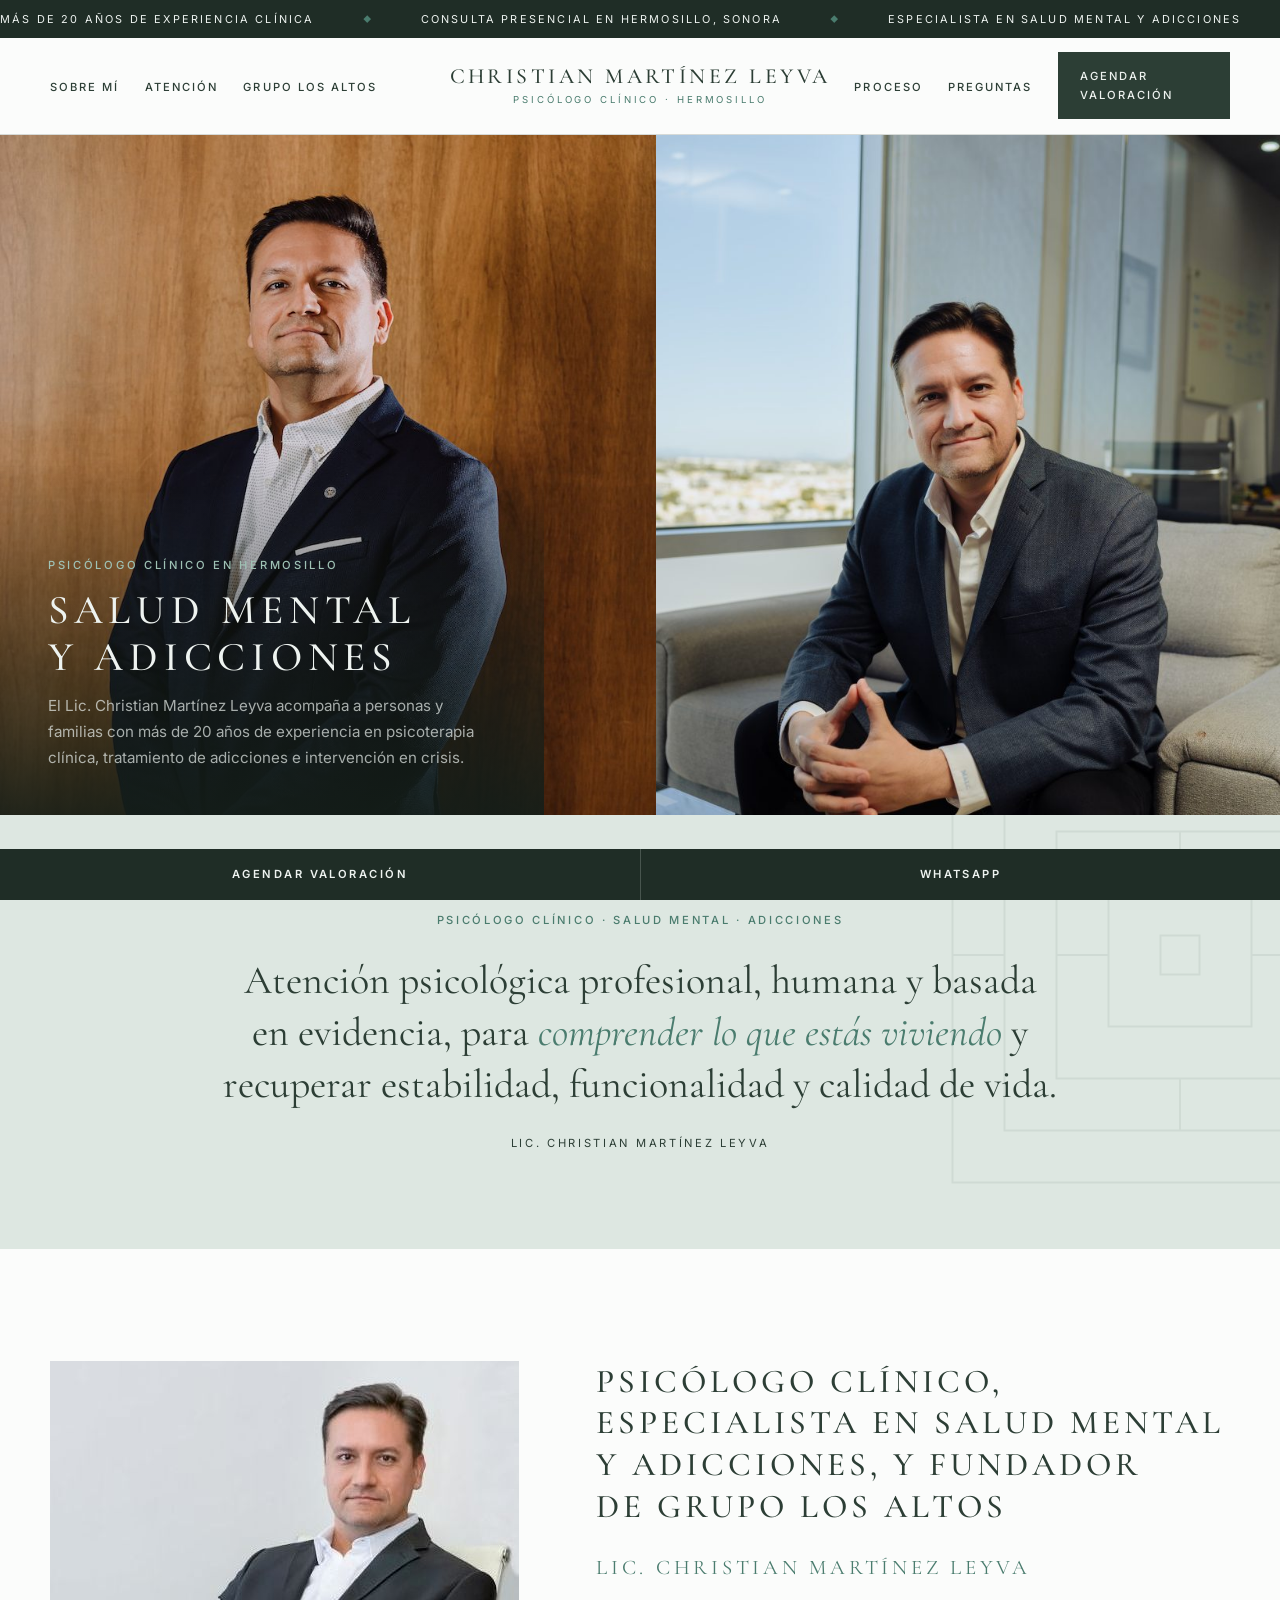
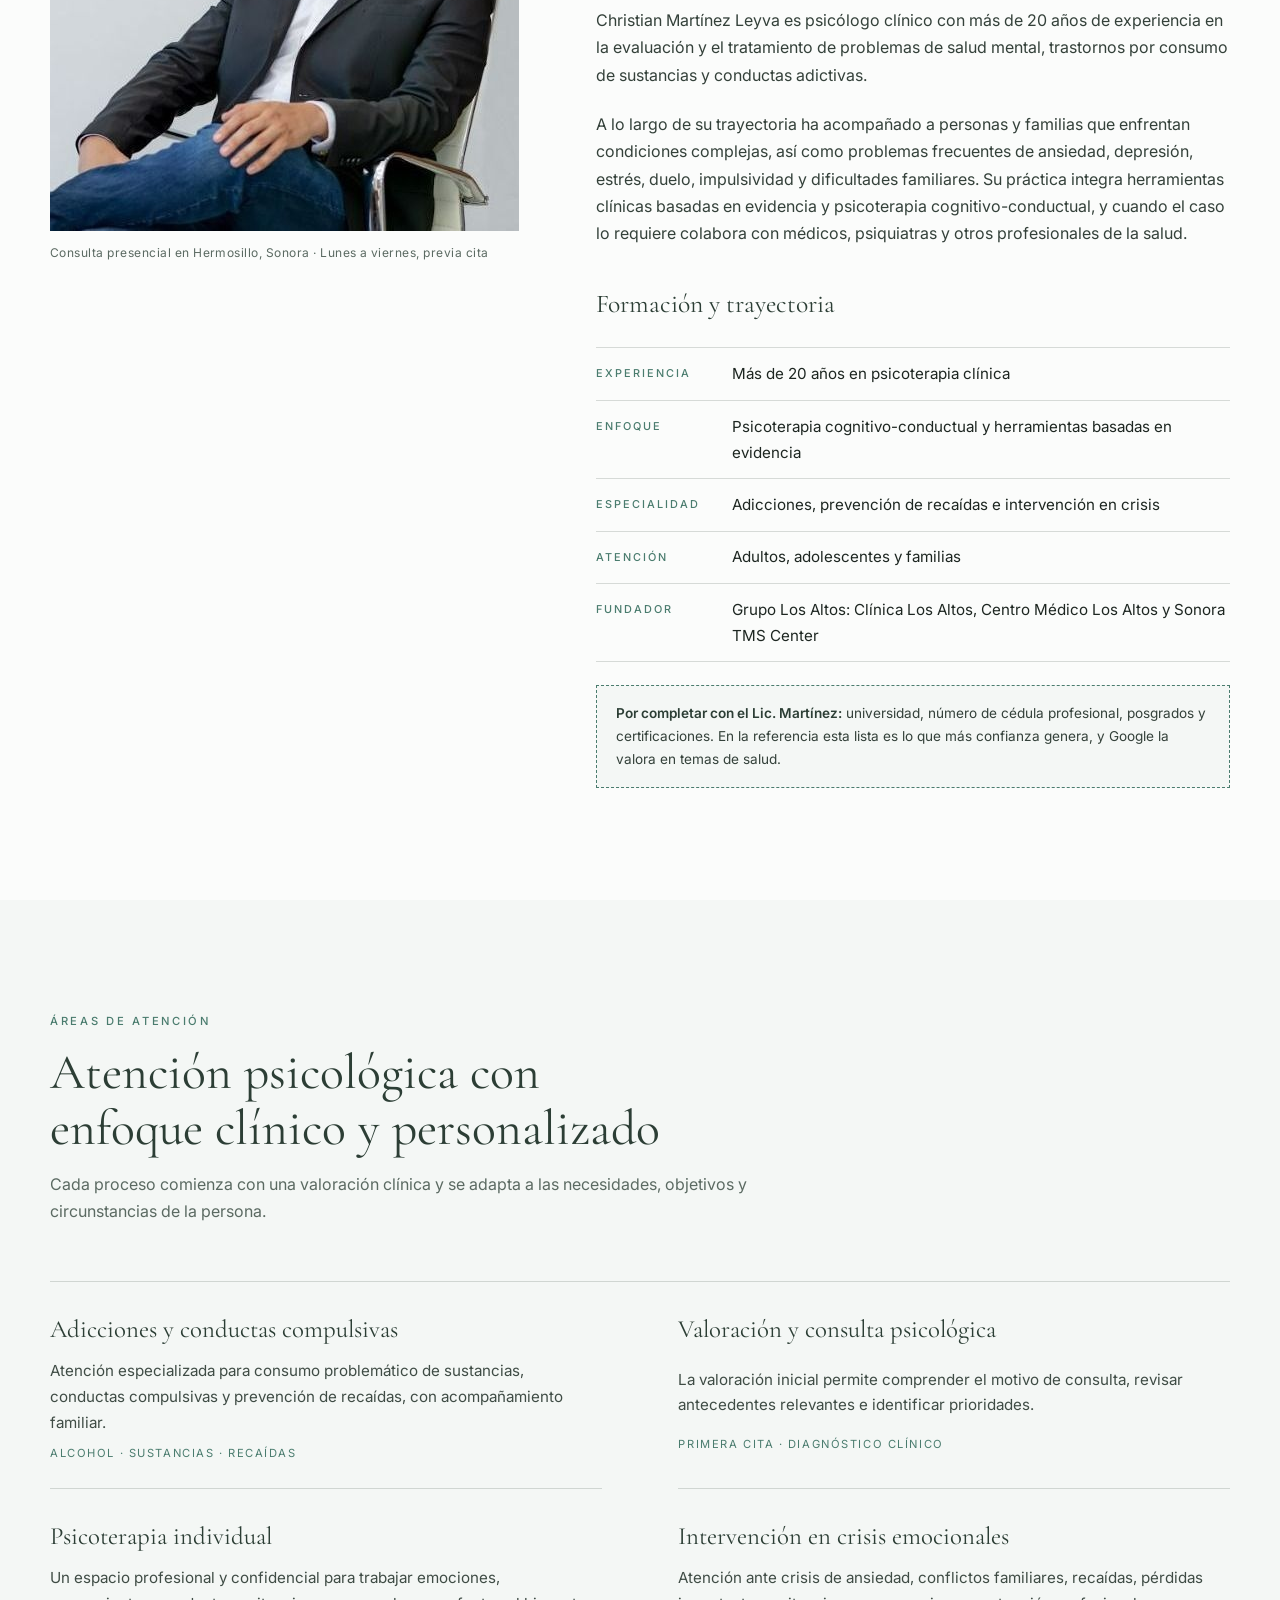
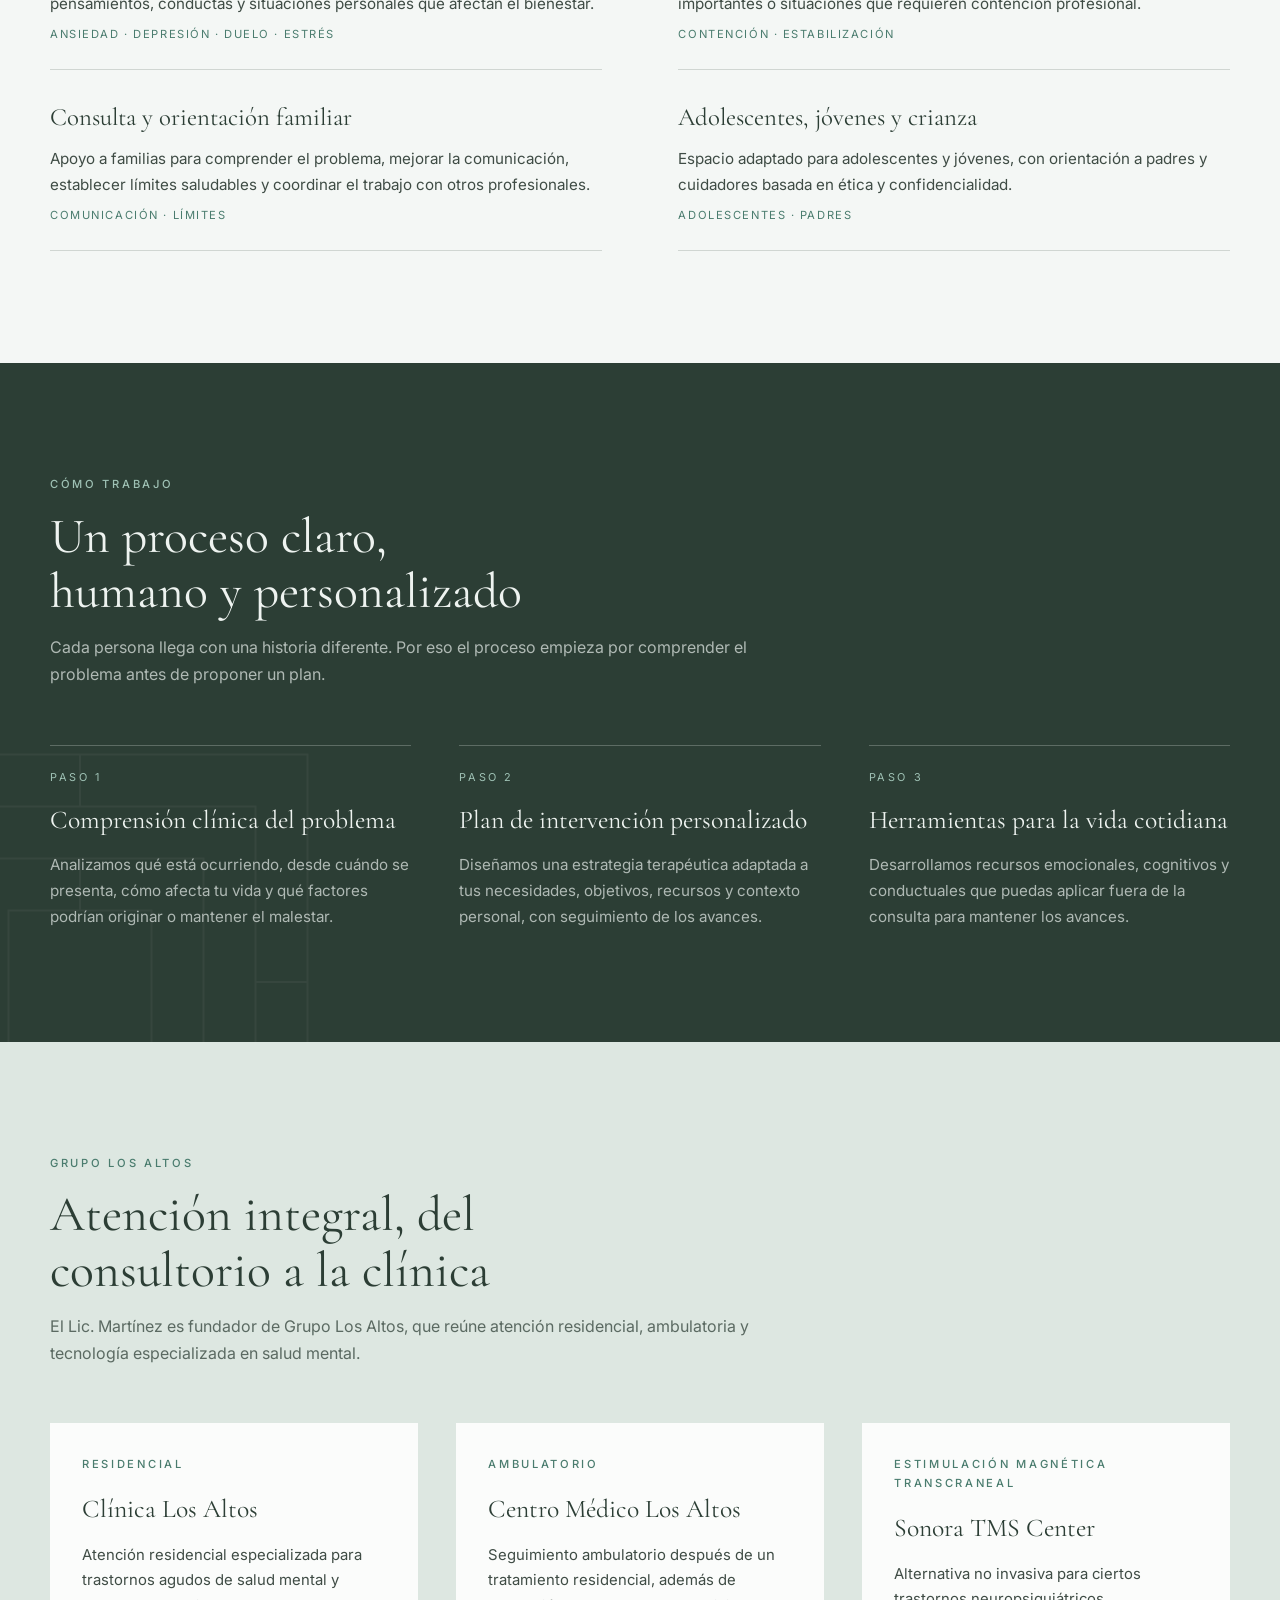
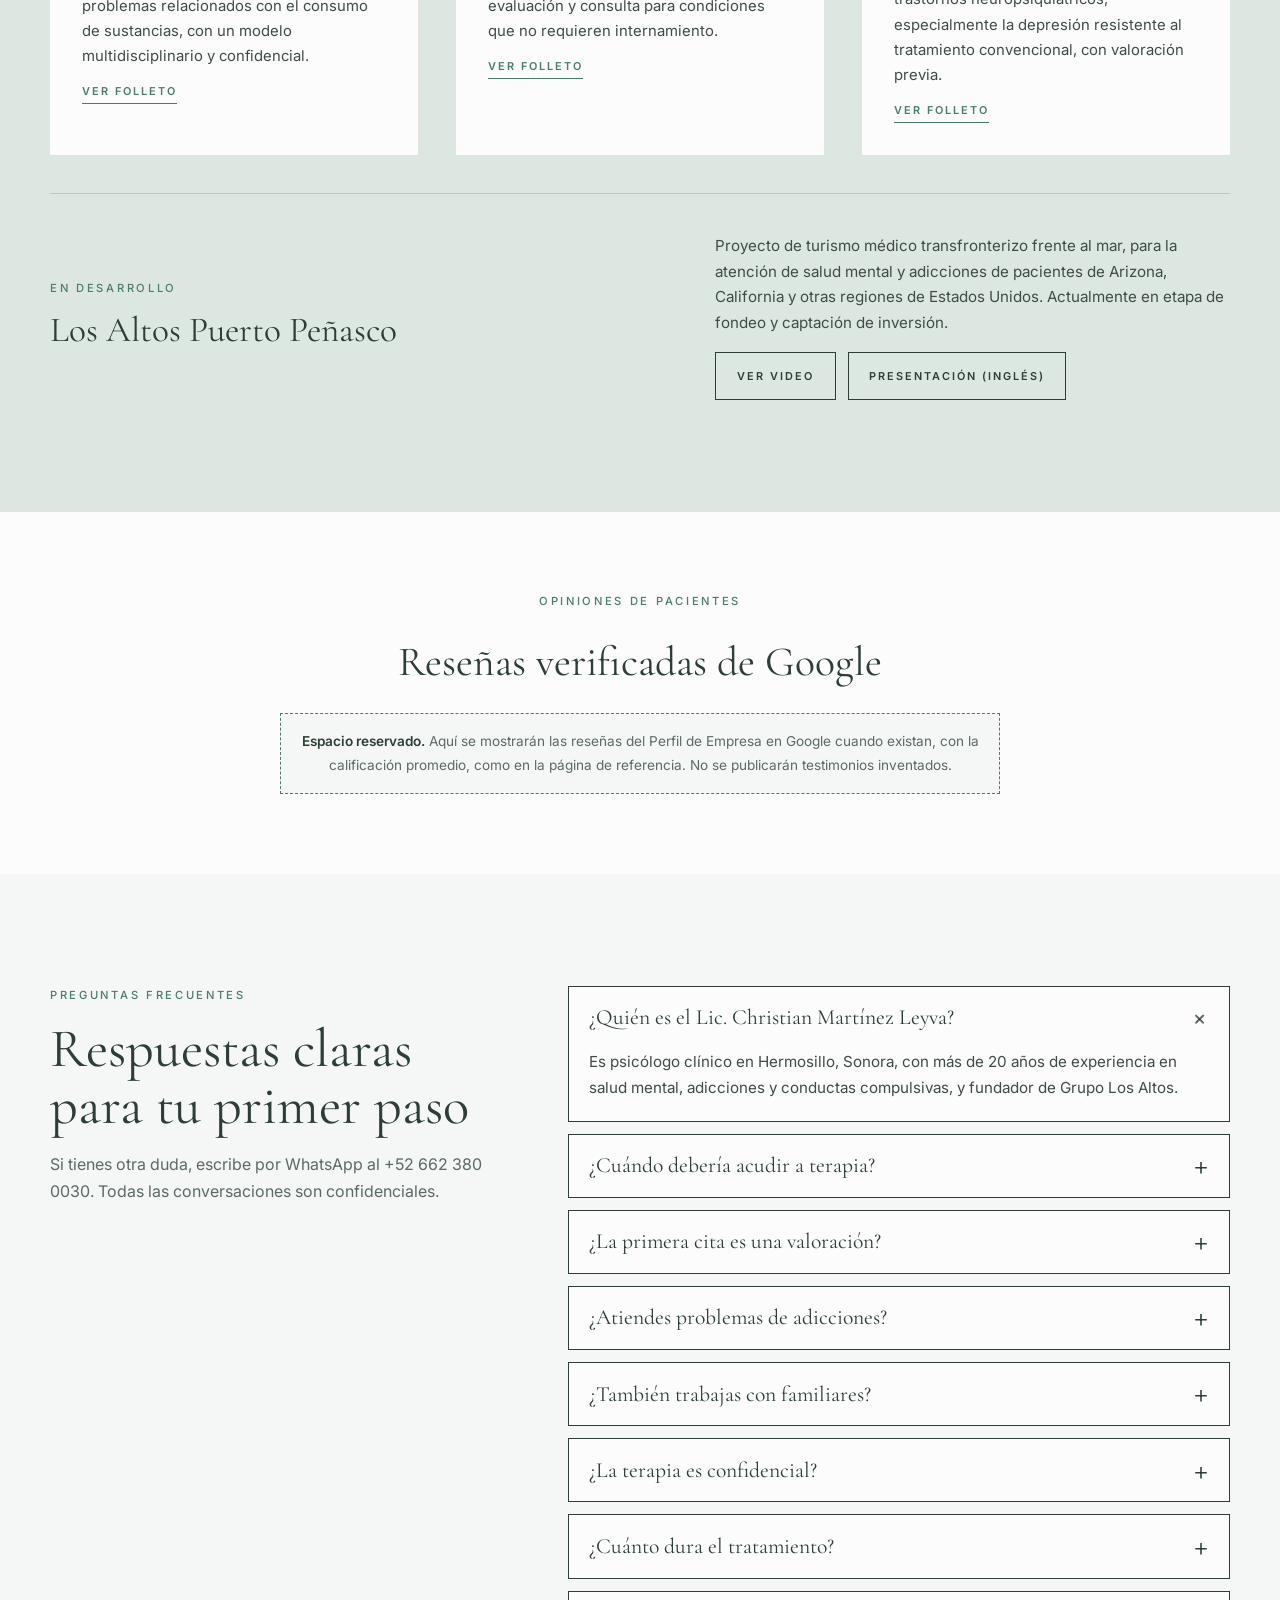
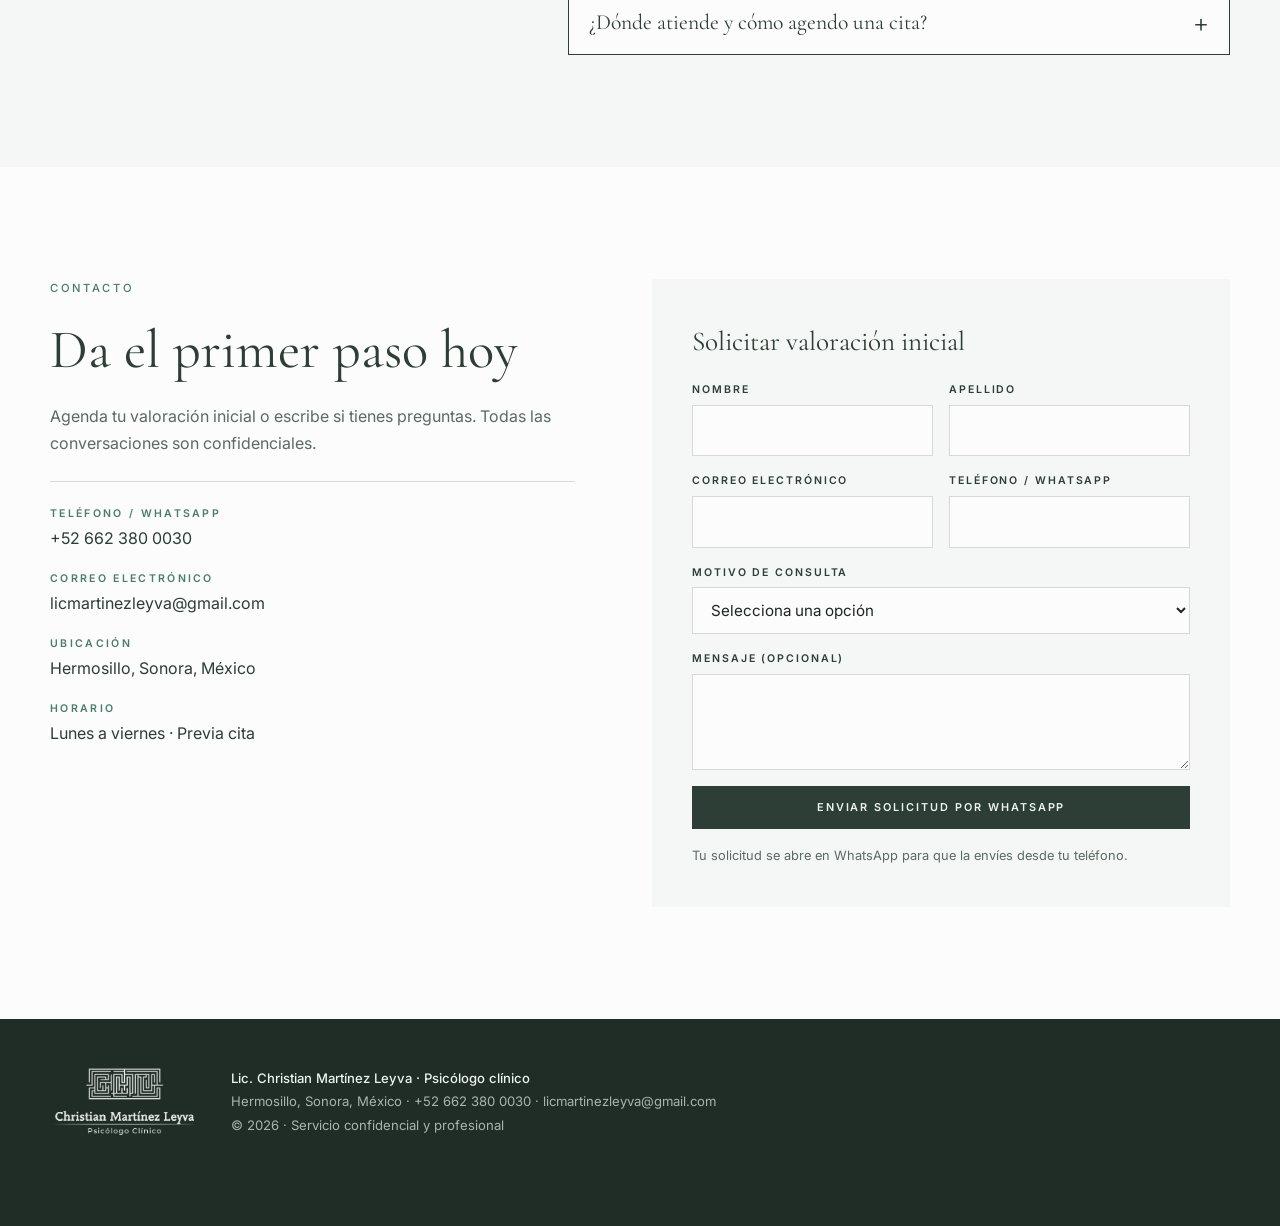
<file: index.html>
<!doctype html>
<html lang="es">
<head>
<meta charset="utf-8">
<meta name="viewport" content="width=device-width, initial-scale=1, viewport-fit=cover">
<meta name="robots" content="noindex, nofollow">
<link rel="canonical" href="https://psicologochristianmartinez.com/">
<style>body{margin:0}img{max-width:100%}[hidden]{display:none!important}</style>
<title>Christian Martínez Leyva – Rediseño</title>
<meta name="description" content="Psicólogo clínico en Hermosillo, Sonora, con más de 20 años de experiencia en adicciones, ansiedad, depresión, duelo, crisis emocionales y orientación familiar. Lic. Christian Martínez Leyva.">
<link rel="preconnect" href="https://fonts.googleapis.com">
<link rel="preconnect" href="https://fonts.gstatic.com" crossorigin>
<link rel="stylesheet" href="https://fonts.googleapis.com/css2?family=Cormorant+Garamond:ital,wght@0,300;0,400;0,500;0,600;1,300;1,400&family=Inter:wght@300;400;500;600&display=swap">

<script type="application/ld+json">
{
  "@context": "https://schema.org",
  "@graph": [
    {"@type": "Person", "@id": "https://psicologochristianmartinez.com/#persona", "name": "Christian Martínez Leyva", "honorificPrefix": "Lic.",
     "alternateName": ["Lic. Christian Martínez Leyva", "Christian Martinez Leyva", "Cristian Martínez Leyva", "Christian Leyva", "Psicólogo Christian Martínez"],
     "jobTitle": "Psicólogo clínico", "telephone": "+52 662 380 0030", "email": "licmartinezleyva@gmail.com",
     "address": {"@type": "PostalAddress", "addressLocality": "Hermosillo", "addressRegion": "Sonora", "addressCountry": "MX"}},
    {"@type": "Psychologist", "@id": "https://psicologochristianmartinez.com/#consultorio", "name": "Christian Martínez Leyva – Psicólogo Clínico en Hermosillo",
     "url": "https://psicologochristianmartinez.com/", "telephone": "+52 662 380 0030", "founder": {"@id": "https://psicologochristianmartinez.com/#persona"},
     "address": {"@type": "PostalAddress", "addressLocality": "Hermosillo", "addressRegion": "Sonora", "addressCountry": "MX"}}
  ]
}
</script>

<style>
/* Layout: editorial de consultorio — menú partido con el nombre al centro, portada a todo lo ancho,
   bandas de color alternadas (arena, salvia, pino) y el laberinto del logotipo como único motivo gráfico. */
:root {
  --pine: #2C3E35;        /* verde pino de la marca: texto principal y banda oscura */
  --pine-deep: #1f2d26;   /* barra superior y pie */
  --sage: #4a7c6e;        /* acento de la marca */
  --sage-band: #dde7e1;   /* banda clara, equivalente a la banda rosa de la referencia */
  --sand: #f4f7f5;        /* fondo de la marca */
  --paper: #fbfcfb;
  --ink: #1d2621;
  --muted: #5b6a62;
  --rule: rgba(44, 62, 53, 0.18);
  --on-dark: #eef3f0;
  --on-dark-muted: rgba(238, 243, 240, 0.68);

  --display: "Cormorant Garamond", Georgia, "Times New Roman", serif;
  --body: Inter, system-ui, -apple-system, "Segoe UI", sans-serif;

  --gutter: max(16px, env(safe-area-inset-left, 0px));
  --gutter-r: max(16px, env(safe-area-inset-right, 0px));
  --wrap: 1180px;
  color-scheme: light;
}

* { box-sizing: border-box; }
html { scroll-behavior: smooth; }
body {
  margin: 0;
  background: var(--paper);
  color: var(--ink);
  font-family: var(--body);
  font-size: 16px;
  line-height: 1.7;
  -webkit-font-smoothing: antialiased;
}
body::before {
  content: ""; position: fixed; inset: 0 0 auto;
  height: env(safe-area-inset-top, 0px); z-index: 60; background: var(--pine-deep);
}
img { max-width: 100%; display: block; }
a { color: inherit; }
h1, h2, h3 { font-family: var(--display); font-weight: 400; text-wrap: balance; margin: 0; }
p { margin: 0; }
:focus-visible { outline: 2px solid var(--sage); outline-offset: 3px; }

.band { padding-left: var(--gutter); padding-right: var(--gutter-r); }
.inner { max-width: var(--wrap); margin: 0 auto; }
.label {
  font-family: var(--body); font-size: 0.7rem; font-weight: 500;
  letter-spacing: 0.24em; text-transform: uppercase; color: var(--sage);
}

/* ---------- Barra de anuncios ---------- */
.ticker {
  background: var(--pine-deep); color: var(--on-dark);
  font-size: 0.68rem; letter-spacing: 0.2em; text-transform: uppercase;
  overflow: hidden; white-space: nowrap;
}
.ticker-track { display: inline-flex; gap: 3rem; padding-block: 0.6rem; animation: ticker 38s linear infinite; }
.ticker-track span::after { content: "◆"; margin-left: 3rem; font-size: 0.5rem; vertical-align: middle; color: var(--sage); }
@keyframes ticker { to { transform: translateX(-50%); } }

/* ---------- Menú ---------- */
.nav {
  position: sticky; top: env(safe-area-inset-top, 0px); z-index: 50;
  background: rgba(251, 252, 251, 0.96); backdrop-filter: blur(8px);
  border-bottom: 1px solid var(--rule);
}
.nav .inner {
  display: grid; grid-template-columns: 1fr auto 1fr; align-items: center;
  gap: 1.5rem; padding-block: 0.9rem;
}
.nav ul { list-style: none; margin: 0; padding: 0; display: flex; gap: 1.6rem; }
.nav ul.right { justify-content: flex-end; align-items: center; }
.nav ul a {
  text-decoration: none; font-size: 0.7rem; font-weight: 500;
  letter-spacing: 0.18em; text-transform: uppercase; color: var(--pine);
}
.nav ul a:hover { color: var(--sage); }
.wordmark { text-decoration: none; text-align: center; color: var(--pine); line-height: 1.1; }
.wordmark strong {
  display: block; font-family: var(--display); font-weight: 500;
  font-size: 1.35rem; letter-spacing: 0.16em; text-transform: uppercase;
}
.wordmark small { font-size: 0.6rem; letter-spacing: 0.3em; text-transform: uppercase; color: var(--sage); }
.btn {
  display: inline-flex; align-items: center; justify-content: center; gap: 0.5rem;
  background: var(--pine); color: var(--on-dark) !important; text-decoration: none;
  font-family: var(--body); font-size: 0.68rem; font-weight: 600; letter-spacing: 0.18em; text-transform: uppercase;
  padding: 0.85rem 1.3rem; border: 1px solid var(--pine); cursor: pointer; transition: background .2s;
}
.btn:hover { background: var(--sage); border-color: var(--sage); }
.btn.ghost { background: transparent; color: var(--pine) !important; }
.btn.ghost:hover { background: var(--pine); color: var(--on-dark) !important; }
.menu-btn { display: none; background: none; border: 0; padding: 0.4rem; cursor: pointer; color: var(--pine); justify-self: end; }
.menu-btn svg { width: 26px; height: 26px; }
.nav .mobile-menu { display: none; }

/* ---------- Portada ---------- */
.hero { display: grid; grid-template-columns: 1.05fr 1fr; background: var(--pine); }
.hero figure { margin: 0; position: relative; height: clamp(440px, 62vw, 680px); overflow: hidden; }
.hero img { width: 100%; height: 100%; object-fit: cover; }
.hero .left img { object-position: 50% 18%; }
.hero .right img { object-position: 50% 30%; }
.hero figcaption {
  position: absolute; inset: auto 0 0 0;
  padding: 6rem clamp(1.25rem, 4vw, 3rem) clamp(1.5rem, 4vw, 2.75rem);
  background: linear-gradient(to top, rgba(20, 30, 25, 0.9), rgba(20, 30, 25, 0));
  color: var(--on-dark); display: grid; gap: 0.75rem; max-width: 34rem;
}
.hero h1 {
  font-size: clamp(1.7rem, 3.2vw, 2.6rem); letter-spacing: 0.14em; text-transform: uppercase; font-weight: 500; line-height: 1.15;
}
.hero figcaption p { font-size: 0.95rem; color: var(--on-dark-muted); max-width: 30rem; }

/* ---------- Declaración ---------- */
.statement { background: var(--sage-band); text-align: center; padding-block: clamp(3.5rem, 8vw, 6rem); position: relative; overflow: hidden; }
.statement .inner { max-width: 860px; display: grid; gap: 1.5rem; justify-items: center; position: relative; }
.statement blockquote {
  margin: 0; font-family: var(--display); font-weight: 400;
  font-size: clamp(1.6rem, 3.4vw, 2.5rem); line-height: 1.3; color: var(--pine); text-wrap: balance;
}
.statement blockquote em { font-style: italic; color: var(--sage); }
.statement cite { font-style: normal; font-size: 0.7rem; letter-spacing: 0.24em; text-transform: uppercase; color: var(--pine); }
.maze { position: absolute; width: 520px; max-width: none; opacity: 0.07; pointer-events: none; }
.statement .maze { right: -160px; top: -120px; }

/* ---------- Perfil ---------- */
.profile { padding-block: clamp(4rem, 9vw, 7rem); }
.profile .inner { display: grid; grid-template-columns: minmax(0, 1fr) minmax(0, 1.35fr); gap: clamp(2rem, 6vw, 5rem); align-items: start; }
.profile figure { margin: 0; position: sticky; top: 6.5rem; }
.profile figure img { width: 100%; aspect-ratio: 1; object-fit: cover; }
.profile figcaption { font-size: 0.75rem; color: var(--muted); margin-top: 0.75rem; letter-spacing: 0.04em; }
.profile .text { display: grid; gap: 1.4rem; max-width: 40rem; min-width: 0; }
.profile h2 { font-size: clamp(1.5rem, 2.6vw, 2.1rem); letter-spacing: 0.12em; text-transform: uppercase; font-weight: 500; color: var(--pine); line-height: 1.25; }
.profile .name { font-family: var(--display); font-size: 1.3rem; letter-spacing: 0.18em; text-transform: uppercase; color: var(--sage); }
.profile p { color: #34413a; }
.profile h3 { font-size: 1.6rem; color: var(--pine); margin-top: 0.75rem; }
.creds { list-style: none; margin: 0; padding: 0; border-top: 1px solid var(--rule); }
.creds li { padding: 0.8rem 0; border-bottom: 1px solid var(--rule); display: grid; grid-template-columns: 7.5rem 1fr; gap: 1rem; font-size: 0.95rem; }
.creds li b { font-weight: 500; font-size: 0.68rem; letter-spacing: 0.18em; text-transform: uppercase; color: var(--sage); padding-top: 0.2rem; }
.pending {
  border: 1px dashed var(--sage); background: var(--sand); padding: 1rem 1.2rem; font-size: 0.85rem; color: var(--muted);
}
.pending strong { color: var(--pine); font-weight: 600; }

/* ---------- Áreas de atención ---------- */
.areas { background: var(--sand); padding-block: clamp(4rem, 9vw, 7rem); }
.section-head { display: grid; gap: 0.9rem; max-width: 46rem; margin-bottom: clamp(2.5rem, 5vw, 3.5rem); }
.section-head h2 { font-size: clamp(2rem, 4vw, 3.1rem); color: var(--pine); line-height: 1.12; }
.section-head p { color: var(--muted); }
.area-list { display: grid; grid-template-columns: repeat(2, minmax(0, 1fr)); column-gap: clamp(2rem, 6vw, 5rem); border-top: 1px solid var(--rule); }
.area { padding: 1.6rem 0; border-bottom: 1px solid var(--rule); display: grid; gap: 0.5rem; }
.area h3 { font-size: 1.55rem; color: var(--pine); }
.area p { color: #3f4c45; font-size: 0.95rem; }
.area .tags { font-size: 0.7rem; letter-spacing: 0.14em; text-transform: uppercase; color: var(--sage); }

/* ---------- Proceso (banda oscura) ---------- */
.process { background: var(--pine); color: var(--on-dark); padding-block: clamp(4rem, 9vw, 7rem); position: relative; overflow: hidden; }
.process .label { color: #9fc2b5; }
.process .section-head h2 { color: var(--on-dark); }
.process .section-head p { color: var(--on-dark-muted); }
.steps { display: grid; grid-template-columns: repeat(3, minmax(0, 1fr)); gap: clamp(1.5rem, 4vw, 3rem); counter-reset: step; }
.step { border-top: 1px solid rgba(238, 243, 240, 0.25); padding-top: 1.4rem; display: grid; gap: 0.7rem; align-content: start; }
.step::before {
  counter-increment: step; content: "Paso " counter(step);
  font-size: 0.68rem; letter-spacing: 0.24em; text-transform: uppercase; color: #9fc2b5;
}
.step h3 { font-size: 1.6rem; }
.step p { color: var(--on-dark-muted); font-size: 0.95rem; }
.process .maze { left: -180px; bottom: -200px; opacity: 0.06; filter: invert(1); }

/* ---------- Grupo Los Altos ---------- */
.group { background: var(--sage-band); padding-block: clamp(4rem, 9vw, 7rem); }
.group-grid { display: grid; grid-template-columns: repeat(3, minmax(0, 1fr)); gap: clamp(1.5rem, 3vw, 2.5rem); }
.org { background: var(--paper); padding: clamp(1.4rem, 3vw, 2rem); display: grid; gap: 0.8rem; align-content: start; }
.org h3 { font-size: 1.6rem; color: var(--pine); }
.org p { font-size: 0.93rem; color: #3f4c45; }
.org a.more { font-size: 0.68rem; font-weight: 600; letter-spacing: 0.18em; text-transform: uppercase; color: var(--sage); text-decoration: none; border-bottom: 1px solid currentColor; justify-self: start; padding-bottom: 2px; }
.penasco { margin-top: clamp(1.5rem, 3vw, 2.5rem); display: grid; grid-template-columns: minmax(0, 1.2fr) minmax(0, 1fr); gap: clamp(1.5rem, 4vw, 3rem); align-items: center; border-top: 1px solid var(--rule); padding-top: clamp(1.5rem, 3vw, 2.5rem); }
.penasco h3 { font-size: clamp(1.6rem, 3vw, 2.2rem); color: var(--pine); }
.penasco p { color: #3f4c45; font-size: 0.95rem; }
.penasco .actions { display: flex; flex-wrap: wrap; gap: 0.75rem; }

/* ---------- Opiniones ---------- */
.reviews { padding-block: clamp(3.5rem, 7vw, 5rem); text-align: center; }
.reviews .inner { display: grid; gap: 1rem; justify-items: center; max-width: 720px; }
.reviews h2 { font-size: clamp(1.8rem, 3.5vw, 2.6rem); color: var(--pine); }

/* ---------- Preguntas frecuentes ---------- */
.faq { background: var(--sand); padding-block: clamp(4rem, 9vw, 7rem); }
.faq .inner { display: grid; grid-template-columns: minmax(0, 0.8fr) minmax(0, 1.2fr); gap: clamp(2rem, 6vw, 5rem); align-items: start; }
.faq .intro { position: sticky; top: 6.5rem; display: grid; gap: 1rem; }
.faq .intro h2 { font-size: clamp(2.2rem, 4.5vw, 3.4rem); color: var(--pine); line-height: 1.05; }
.faq .intro p { color: var(--muted); }
.faq-list { display: grid; gap: 0.75rem; min-width: 0; }
.faq details { border: 1px solid var(--pine); background: var(--paper); }
.faq summary {
  list-style: none; cursor: pointer; padding: 1.1rem 1.25rem; display: grid; grid-template-columns: 1fr auto; gap: 1rem; align-items: center;
  font-family: var(--display); font-size: 1.35rem; color: var(--pine); line-height: 1.25;
}
.faq summary::-webkit-details-marker { display: none; }
.faq summary::after { content: "+"; font-family: var(--body); font-weight: 300; font-size: 1.6rem; line-height: 1; transition: transform .2s; }
.faq details[open] summary::after { transform: rotate(45deg); }
.faq details p { padding: 0 1.25rem 1.25rem; color: #3f4c45; font-size: 0.95rem; }

/* ---------- Contacto ---------- */
.contact { padding-block: clamp(4rem, 9vw, 7rem); }
.contact .inner { display: grid; grid-template-columns: minmax(0, 1fr) minmax(0, 1.1fr); gap: clamp(2rem, 6vw, 5rem); }
.contact h2 { font-size: clamp(2.2rem, 4.5vw, 3.4rem); color: var(--pine); line-height: 1.05; }
.contact .info { display: grid; gap: 1.5rem; align-content: start; }
.contact dl { margin: 0; display: grid; gap: 1.1rem; border-top: 1px solid var(--rule); padding-top: 1.4rem; }
.contact dt { font-size: 0.66rem; letter-spacing: 0.22em; text-transform: uppercase; color: var(--sage); font-weight: 600; }
.contact dd { margin: 0.15rem 0 0; font-size: 1rem; color: var(--pine); user-select: all; }
.contact dd.plain { user-select: auto; }
form { background: var(--sand); padding: clamp(1.4rem, 4vw, 2.5rem); display: grid; gap: 1rem; }
form h3 { font-size: 1.7rem; color: var(--pine); }
.row { display: grid; grid-template-columns: 1fr 1fr; gap: 1rem; }
.field { display: grid; gap: 0.35rem; min-width: 0; }
.field label { font-size: 0.66rem; letter-spacing: 0.18em; text-transform: uppercase; color: var(--pine); font-weight: 600; }
.field input, .field select, .field textarea {
  font: inherit; font-size: 0.95rem; color: var(--ink); background: var(--paper);
  border: 1px solid var(--rule); padding: 0.75rem 0.85rem; border-radius: 0; width: 100%;
}
.field textarea { min-height: 96px; resize: vertical; }
.field input:focus, .field select:focus, .field textarea:focus { outline: none; border-color: var(--sage); }
.form-note { font-size: 0.8rem; color: var(--muted); }
.form-error { font-size: 0.85rem; color: #9b3426; }

/* ---------- Pie ---------- */
footer { background: var(--pine-deep); color: var(--on-dark-muted); padding-block: 3rem calc(5.5rem + env(safe-area-inset-bottom, 0px)); }
footer .inner { display: grid; grid-template-columns: auto 1fr; gap: 2rem; align-items: center; }
footer img { height: 70px; width: auto; filter: brightness(0) invert(1); opacity: 0.9; }
footer address { font-style: normal; font-size: 0.82rem; line-height: 1.8; }
footer address strong { color: var(--on-dark); font-weight: 500; }

/* ---------- Barra fija para agendar ---------- */
.book-bar {
  position: fixed; left: 0; right: 0; bottom: 0; z-index: 40;
  background: var(--pine-deep); display: grid; grid-template-columns: 1fr 1fr;
  padding-bottom: env(safe-area-inset-bottom, 0px);
  padding-left: env(safe-area-inset-left, 0px); padding-right: env(safe-area-inset-right, 0px);
}
.book-bar a {
  text-align: center; padding: 1rem; color: var(--on-dark); text-decoration: none;
  font-size: 0.7rem; font-weight: 600; letter-spacing: 0.22em; text-transform: uppercase;
}
.book-bar a + a { border-left: 1px solid rgba(238, 243, 240, 0.2); }
.book-bar a:hover { background: var(--pine); }

/* ---------- Animación de entrada (visible por defecto) ---------- */
@media (prefers-reduced-motion: no-preference) {
  .hero figcaption > * { animation: rise .9s ease both; }
  .hero figcaption > *:nth-child(2) { animation-delay: .12s; }
  .hero figcaption > *:nth-child(3) { animation-delay: .24s; }
  @keyframes rise { from { transform: translateY(14px); opacity: .001; } }
}
@media (prefers-reduced-motion: reduce) {
  .ticker-track { animation: none; }
  html { scroll-behavior: auto; }
}

/* ---------- Responsivo ---------- */
@media (max-width: 1120px) {
  .nav ul { display: none; }
  .nav .inner { grid-template-columns: 40px 1fr 40px; }
  .menu-btn { display: block; }
  .nav .mobile-menu { display: grid; gap: 0; border-top: 1px solid var(--rule); padding-block: 0.5rem 1rem; }
  .nav .mobile-menu[hidden] { display: none; }
  .mobile-menu a { text-decoration: none; padding: 0.8rem 0; font-size: 0.75rem; letter-spacing: 0.2em; text-transform: uppercase; color: var(--pine); border-bottom: 1px solid var(--rule); }
  .group-grid { grid-template-columns: 1fr; }
  .steps { grid-template-columns: 1fr; }
  .penasco { grid-template-columns: 1fr; }
}
@media (max-width: 760px) {
  .hero { grid-template-columns: 1fr; }
  .hero .right { display: none; }
  .hero figure { height: clamp(460px, 120vw, 600px); }
  .profile .inner, .faq .inner, .contact .inner { grid-template-columns: 1fr; }
  .profile figure, .faq .intro { position: static; }
  .profile figure img { aspect-ratio: 4 / 3; object-position: 50% 25%; }
  .area-list { grid-template-columns: 1fr; }
  .row { grid-template-columns: 1fr; }
  .creds li { grid-template-columns: 1fr; gap: 0.2rem; }
  footer .inner { grid-template-columns: 1fr; }
  .wordmark strong { font-size: 1.05rem; letter-spacing: 0.12em; }
}
</style>

<div class="ticker" aria-hidden="true">
  <div class="ticker-track">
    <span>Más de 20 años de experiencia clínica</span>
    <span>Consulta presencial en Hermosillo, Sonora</span>
    <span>Especialista en salud mental y adicciones</span>
    <span>Fundador de Grupo Los Altos</span>
    <span>Valoración inicial previa cita</span>
    <span>Más de 20 años de experiencia clínica</span>
    <span>Consulta presencial en Hermosillo, Sonora</span>
    <span>Especialista en salud mental y adicciones</span>
    <span>Fundador de Grupo Los Altos</span>
    <span>Valoración inicial previa cita</span>
  </div>
</div>

<nav class="nav band" aria-label="Principal">
  <div class="inner">
    <ul>
      <li><a href="#perfil">Sobre mí</a></li>
      <li><a href="#atencion">Atención</a></li>
      <li><a href="#grupo">Grupo Los Altos</a></li>
    </ul>
    <button class="menu-btn" id="menuBtn" type="button" aria-label="Abrir menú" aria-expanded="false" aria-controls="mobileMenu">
      <svg viewBox="0 0 24 24" fill="none" stroke="currentColor" stroke-width="1.5"><path d="M3 7h18M3 12h18M3 17h18"/></svg>
    </button>
    <a class="wordmark" href="#inicio">
      <strong>Christian Martínez Leyva</strong>
      <small>Psicólogo clínico · Hermosillo</small>
    </a>
    <ul class="right">
      <li><a href="#proceso">Proceso</a></li>
      <li><a href="#preguntas">Preguntas</a></li>
      <li><a class="btn" href="#contacto">Agendar valoración</a></li>
    </ul>
  </div>
  <div class="inner mobile-menu" id="mobileMenu" hidden>
    <a href="#perfil">Sobre mí</a>
    <a href="#atencion">Atención</a>
    <a href="#proceso">Proceso</a>
    <a href="#grupo">Grupo Los Altos</a>
    <a href="#preguntas">Preguntas</a>
    <a href="#contacto">Agendar valoración</a>
  </div>
</nav>

<header class="hero" id="inicio">
  <figure class="left">
    <img src="img/christian-martinez.jpg" width="800" height="1200" alt="Lic. Christian Martínez Leyva, psicólogo clínico en Hermosillo, Sonora">
    <figcaption>
      <span class="label" style="color:#9fc2b5">Psicólogo clínico en Hermosillo</span>
      <h1>Salud mental y adicciones</h1>
      <p>El Lic. Christian Martínez Leyva acompaña a personas y familias con más de 20 años de experiencia en psicoterapia clínica, tratamiento de adicciones e intervención en crisis.</p>
    </figcaption>
  </figure>
  <figure class="right">
    <img src="img/ChristianNueva.jpeg" width="798" height="1200" alt="Christian Martínez Leyva en su consultorio de Hermosillo" loading="lazy">
  </figure>
</header>

<section class="statement band" aria-label="Enfoque">
  <svg class="maze" viewBox="0 0 800 800" fill="none" aria-hidden="true"><g stroke="#2C3E35" stroke-width="3"><rect x="50" y="50" width="700" height="700"/><rect x="130" y="130" width="540" height="540"/><rect x="210" y="210" width="380" height="380"/><rect x="290" y="290" width="220" height="220"/><rect x="370" y="370" width="60" height="60"/><path d="M400 50v80M400 210v80M670 400h80M510 400h80M400 590v80M50 400h80M210 400h80"/></g></svg>
  <div class="inner">
    <span class="label">Psicólogo clínico · Salud mental · Adicciones</span>
    <blockquote>Atención psicológica profesional, humana y basada en evidencia, para <em>comprender lo que estás viviendo</em> y recuperar estabilidad, funcionalidad y calidad de vida.</blockquote>
    <cite>Lic. Christian Martínez Leyva</cite>
  </div>
</section>

<section class="profile band" id="perfil">
  <div class="inner">
    <figure>
      <img src="img/ChristianLeyvaTraje.jpeg" width="470" height="470" alt="Retrato del Lic. Christian Martínez Leyva" loading="lazy">
      <figcaption>Consulta presencial en Hermosillo, Sonora · Lunes a viernes, previa cita</figcaption>
    </figure>
    <div class="text">
      <h2>Psicólogo clínico, especialista en salud mental y adicciones, y fundador de Grupo Los Altos</h2>
      <p class="name">Lic. Christian Martínez Leyva</p>
      <p>Christian Martínez Leyva es psicólogo clínico con más de 20 años de experiencia en la evaluación y el tratamiento de problemas de salud mental, trastornos por consumo de sustancias y conductas adictivas.</p>
      <p>A lo largo de su trayectoria ha acompañado a personas y familias que enfrentan condiciones complejas, así como problemas frecuentes de ansiedad, depresión, estrés, duelo, impulsividad y dificultades familiares. Su práctica integra herramientas clínicas basadas en evidencia y psicoterapia cognitivo-conductual, y cuando el caso lo requiere colabora con médicos, psiquiatras y otros profesionales de la salud.</p>

      <h3>Formación y trayectoria</h3>
      <ul class="creds">
        <li><b>Experiencia</b><span>Más de 20 años en psicoterapia clínica</span></li>
        <li><b>Enfoque</b><span>Psicoterapia cognitivo-conductual y herramientas basadas en evidencia</span></li>
        <li><b>Especialidad</b><span>Adicciones, prevención de recaídas e intervención en crisis</span></li>
        <li><b>Atención</b><span>Adultos, adolescentes y familias</span></li>
        <li><b>Fundador</b><span>Grupo Los Altos: Clínica Los Altos, Centro Médico Los Altos y Sonora TMS Center</span></li>
      </ul>
      <p class="pending"><strong>Por completar con el Lic. Martínez:</strong> universidad, número de cédula profesional, posgrados y certificaciones. En la referencia esta lista es lo que más confianza genera, y Google la valora en temas de salud.</p>
    </div>
  </div>
</section>

<section class="areas band" id="atencion">
  <div class="inner">
    <div class="section-head">
      <span class="label">Áreas de atención</span>
      <h2>Atención psicológica con enfoque clínico y personalizado</h2>
      <p>Cada proceso comienza con una valoración clínica y se adapta a las necesidades, objetivos y circunstancias de la persona.</p>
    </div>
    <div class="area-list">
      <article class="area">
        <h3>Adicciones y conductas compulsivas</h3>
        <p>Atención especializada para consumo problemático de sustancias, conductas compulsivas y prevención de recaídas, con acompañamiento familiar.</p>
        <span class="tags">Alcohol · Sustancias · Recaídas</span>
      </article>
      <article class="area">
        <h3>Valoración y consulta psicológica</h3>
        <p>La valoración inicial permite comprender el motivo de consulta, revisar antecedentes relevantes e identificar prioridades.</p>
        <span class="tags">Primera cita · Diagnóstico clínico</span>
      </article>
      <article class="area">
        <h3>Psicoterapia individual</h3>
        <p>Un espacio profesional y confidencial para trabajar emociones, pensamientos, conductas y situaciones personales que afectan el bienestar.</p>
        <span class="tags">Ansiedad · Depresión · Duelo · Estrés</span>
      </article>
      <article class="area">
        <h3>Intervención en crisis emocionales</h3>
        <p>Atención ante crisis de ansiedad, conflictos familiares, recaídas, pérdidas importantes o situaciones que requieren contención profesional.</p>
        <span class="tags">Contención · Estabilización</span>
      </article>
      <article class="area">
        <h3>Consulta y orientación familiar</h3>
        <p>Apoyo a familias para comprender el problema, mejorar la comunicación, establecer límites saludables y coordinar el trabajo con otros profesionales.</p>
        <span class="tags">Comunicación · Límites</span>
      </article>
      <article class="area">
        <h3>Adolescentes, jóvenes y crianza</h3>
        <p>Espacio adaptado para adolescentes y jóvenes, con orientación a padres y cuidadores basada en ética y confidencialidad.</p>
        <span class="tags">Adolescentes · Padres</span>
      </article>
    </div>
  </div>
</section>

<section class="process band" id="proceso">
  <svg class="maze" viewBox="0 0 800 800" fill="none" aria-hidden="true"><g stroke="#2C3E35" stroke-width="3"><rect x="50" y="50" width="700" height="700"/><rect x="130" y="130" width="540" height="540"/><rect x="210" y="210" width="380" height="380"/><rect x="290" y="290" width="220" height="220"/><path d="M400 50v80M400 210v80M670 400h80M50 400h80"/></g></svg>
  <div class="inner">
    <div class="section-head">
      <span class="label">Cómo trabajo</span>
      <h2>Un proceso claro, humano y personalizado</h2>
      <p>Cada persona llega con una historia diferente. Por eso el proceso empieza por comprender el problema antes de proponer un plan.</p>
    </div>
    <div class="steps">
      <div class="step">
        <h3>Comprensión clínica del problema</h3>
        <p>Analizamos qué está ocurriendo, desde cuándo se presenta, cómo afecta tu vida y qué factores podrían originar o mantener el malestar.</p>
      </div>
      <div class="step">
        <h3>Plan de intervención personalizado</h3>
        <p>Diseñamos una estrategia terapéutica adaptada a tus necesidades, objetivos, recursos y contexto personal, con seguimiento de los avances.</p>
      </div>
      <div class="step">
        <h3>Herramientas para la vida cotidiana</h3>
        <p>Desarrollamos recursos emocionales, cognitivos y conductuales que puedas aplicar fuera de la consulta para mantener los avances.</p>
      </div>
    </div>
  </div>
</section>

<section class="group band" id="grupo">
  <div class="inner">
    <div class="section-head">
      <span class="label">Grupo Los Altos</span>
      <h2>Atención integral, del consultorio a la clínica</h2>
      <p>El Lic. Martínez es fundador de Grupo Los Altos, que reúne atención residencial, ambulatoria y tecnología especializada en salud mental.</p>
    </div>
    <div class="group-grid">
      <article class="org">
        <span class="label">Residencial</span>
        <h3>Clínica Los Altos</h3>
        <p>Atención residencial especializada para trastornos agudos de salud mental y problemas relacionados con el consumo de sustancias, con un modelo multidisciplinario y confidencial.</p>
        <a class="more" href="https://psicologochristianmartinez.com/Recursos/folleto-grupo-los-altos.pdf" target="_blank" rel="noopener">Ver folleto</a>
      </article>
      <article class="org">
        <span class="label">Ambulatorio</span>
        <h3>Centro Médico Los Altos</h3>
        <p>Seguimiento ambulatorio después de un tratamiento residencial, además de evaluación y consulta para condiciones que no requieren internamiento.</p>
        <a class="more" href="https://psicologochristianmartinez.com/Recursos/folleto-grupo-los-altos.pdf" target="_blank" rel="noopener">Ver folleto</a>
      </article>
      <article class="org">
        <span class="label">Estimulación magnética transcraneal</span>
        <h3>Sonora TMS Center</h3>
        <p>Alternativa no invasiva para ciertos trastornos neuropsiquiátricos, especialmente la depresión resistente al tratamiento convencional, con valoración previa.</p>
        <a class="more" href="https://psicologochristianmartinez.com/Recursos/folleto-sonora-tms-depresion.pdf" target="_blank" rel="noopener">Ver folleto</a>
      </article>
    </div>
    <div class="penasco">
      <div>
        <span class="label">En desarrollo</span>
        <h3>Los Altos Puerto Peñasco</h3>
      </div>
      <div style="display:grid;gap:1rem">
        <p>Proyecto de turismo médico transfronterizo frente al mar, para la atención de salud mental y adicciones de pacientes de Arizona, California y otras regiones de Estados Unidos. Actualmente en etapa de fondeo y captación de inversión.</p>
        <div class="actions">
          <a class="btn ghost" href="https://psicologochristianmartinez.com/Recursos/video-los-altos-puerto-penasco.mp4" target="_blank" rel="noopener">Ver video</a>
          <a class="btn ghost" href="https://psicologochristianmartinez.com/Recursos/los-altos-puerto-penasco-en.pdf" target="_blank" rel="noopener">Presentación (inglés)</a>
        </div>
      </div>
    </div>
  </div>
</section>

<section class="reviews band" aria-label="Opiniones de pacientes">
  <div class="inner">
    <span class="label">Opiniones de pacientes</span>
    <h2>Reseñas verificadas de Google</h2>
    <p class="pending"><strong>Espacio reservado.</strong> Aquí se mostrarán las reseñas del Perfil de Empresa en Google cuando existan, con la calificación promedio, como en la página de referencia. No se publicarán testimonios inventados.</p>
  </div>
</section>

<section class="faq band" id="preguntas">
  <div class="inner">
    <div class="intro">
      <span class="label">Preguntas frecuentes</span>
      <h2>Respuestas claras para tu primer paso</h2>
      <p>Si tienes otra duda, escribe por WhatsApp al +52 662 380 0030. Todas las conversaciones son confidenciales.</p>
    </div>
    <div class="faq-list">
      <details open>
        <summary>¿Quién es el Lic. Christian Martínez Leyva?</summary>
        <p>Es psicólogo clínico en Hermosillo, Sonora, con más de 20 años de experiencia en salud mental, adicciones y conductas compulsivas, y fundador de Grupo Los Altos.</p>
      </details>
      <details>
        <summary>¿Cuándo debería acudir a terapia?</summary>
        <p>Cuando una situación emocional, familiar, laboral o personal comienza a afectar tu bienestar, tus relaciones, tu sueño, tu rendimiento o tu calidad de vida. No es necesario esperar a una crisis para buscar atención.</p>
      </details>
      <details>
        <summary>¿La primera cita es una valoración?</summary>
        <p>Sí. La primera sesión permite conocer el motivo de consulta, comprender la situación actual, revisar antecedentes relevantes y definir las recomendaciones iniciales.</p>
      </details>
      <details>
        <summary>¿Atiendes problemas de adicciones?</summary>
        <p>Sí. Cuento con experiencia en el tratamiento psicológico de las adicciones, prevención de recaídas, motivación para el cambio, acompañamiento familiar y manejo de conductas compulsivas.</p>
      </details>
      <details>
        <summary>¿También trabajas con familiares?</summary>
        <p>Sí. La orientación familiar puede ser especialmente importante ante una crisis emocional, un trastorno de salud mental, consumo de sustancias, conflictos familiares o dificultades para establecer límites.</p>
      </details>
      <details>
        <summary>¿La terapia es confidencial?</summary>
        <p>Sí. La atención se brinda dentro de un marco profesional, ético y confidencial. En la primera sesión se explican los alcances y límites legales y éticos de la confidencialidad.</p>
      </details>
      <details>
        <summary>¿Cuánto dura el tratamiento?</summary>
        <p>La duración depende del motivo de consulta, los objetivos establecidos, la evolución del paciente y la constancia en el proceso. Después de la valoración inicial se propone un plan de trabajo y se revisan periódicamente los avances.</p>
      </details>
      <details>
        <summary>¿Dónde atiende y cómo agendo una cita?</summary>
        <p>El Lic. Christian Martínez Leyva atiende de manera presencial en Hermosillo, Sonora, de lunes a viernes con cita previa. Puedes agendar por WhatsApp al +52 662 380 0030 o escribir a licmartinezleyva@gmail.com.</p>
      </details>
    </div>
  </div>
</section>

<section class="contact band" id="contacto">
  <div class="inner">
    <div class="info">
      <span class="label">Contacto</span>
      <h2>Da el primer paso hoy</h2>
      <p style="color:var(--muted)">Agenda tu valoración inicial o escribe si tienes preguntas. Todas las conversaciones son confidenciales.</p>
      <dl>
        <div><dt>Teléfono / WhatsApp</dt><dd>+52 662 380 0030</dd></div>
        <div><dt>Correo electrónico</dt><dd>licmartinezleyva@gmail.com</dd></div>
        <div><dt>Ubicación</dt><dd class="plain">Hermosillo, Sonora, México</dd></div>
        <div><dt>Horario</dt><dd class="plain">Lunes a viernes · Previa cita</dd></div>
      </dl>
    </div>
    <form id="contactForm" novalidate>
      <h3>Solicitar valoración inicial</h3>
      <div class="row">
        <div class="field"><label for="nombre">Nombre</label><input id="nombre" name="nombre" autocomplete="given-name" required></div>
        <div class="field"><label for="apellido">Apellido</label><input id="apellido" name="apellido" autocomplete="family-name" required></div>
      </div>
      <div class="row">
        <div class="field"><label for="email">Correo electrónico</label><input id="email" name="email" type="email" autocomplete="email" required></div>
        <div class="field"><label for="telefono">Teléfono / WhatsApp</label><input id="telefono" name="telefono" type="tel" autocomplete="tel" required></div>
      </div>
      <div class="field">
        <label for="motivo">Motivo de consulta</label>
        <select id="motivo" name="motivo" required>
          <option value="">Selecciona una opción</option>
          <option>Adicciones o consumo de sustancias</option>
          <option>Ansiedad o estrés</option>
          <option>Depresión</option>
          <option>Proceso de duelo</option>
          <option>Intervención en crisis</option>
          <option>Orientación familiar</option>
          <option>Atención a adolescentes o jóvenes</option>
          <option>Bienestar emocional general</option>
          <option>Otro</option>
        </select>
      </div>
      <div class="field"><label for="mensaje">Mensaje (opcional)</label><textarea id="mensaje" name="mensaje"></textarea></div>
      <p class="form-error" id="formError" role="alert" hidden></p>
      <button class="btn" type="submit">Enviar solicitud por WhatsApp</button>
      <a class="btn" id="waLink" href="https://wa.me/526623800030" target="_blank" rel="noopener" hidden>Abrir WhatsApp con mi solicitud</a>
      <p class="form-note">Tu solicitud se abre en WhatsApp para que la envíes desde tu teléfono.</p>
    </form>
  </div>
</section>

<footer class="band">
  <div class="inner">
    <img src="img/LogotipoVertical.png" width="804" height="378" alt="Logotipo Christian Martínez Leyva" loading="lazy">
    <address>
      <strong>Lic. Christian Martínez Leyva · Psicólogo clínico</strong><br>
      Hermosillo, Sonora, México · +52 662 380 0030 · licmartinezleyva@gmail.com<br>
      © 2026 · Servicio confidencial y profesional
    </address>
  </div>
</footer>

<div class="book-bar">
  <a href="#contacto">Agendar valoración</a>
  <a href="https://wa.me/526623800030" target="_blank" rel="noopener">WhatsApp</a>
</div>

<script>
(function () {
  var btn = document.getElementById('menuBtn');
  var menu = document.getElementById('mobileMenu');
  btn.addEventListener('click', function () {
    menu.hidden = !menu.hidden;
    btn.setAttribute('aria-expanded', String(!menu.hidden));
  });
  menu.addEventListener('click', function (e) {
    if (e.target.tagName === 'A') { menu.hidden = true; btn.setAttribute('aria-expanded', 'false'); }
  });

  var form = document.getElementById('contactForm');
  var error = document.getElementById('formError');
  var wa = document.getElementById('waLink');
  form.addEventListener('submit', function (e) {
    e.preventDefault();
    error.hidden = true;
    var v = function (id) { return document.getElementById(id).value.trim(); };
    if (!v('nombre') || !v('apellido') || !v('email') || !v('telefono') || !v('motivo')) {
      error.textContent = 'Completa nombre, apellido, correo, teléfono y motivo de consulta.';
      error.hidden = false; return;
    }
    if (!/^[^\s@]+@[^\s@]+\.[^\s@]+$/.test(v('email'))) {
      error.textContent = 'Revisa el correo electrónico; parece incompleto.';
      error.hidden = false; return;
    }
    var msg = '*Nueva solicitud de consulta*\n\n*Nombre:* ' + v('nombre') + ' ' + v('apellido') +
      '\n*Correo electrónico:* ' + v('email') + '\n*Teléfono / WhatsApp:* ' + v('telefono') +
      '\n*Motivo de consulta:* ' + v('motivo') + (v('mensaje') ? '\n*Mensaje adicional:* ' + v('mensaje') : '');
    wa.href = 'https://wa.me/526623800030?text=' + encodeURIComponent(msg);
    wa.hidden = false;
    wa.focus();
  });
})();
</script>

</html>
</file>
